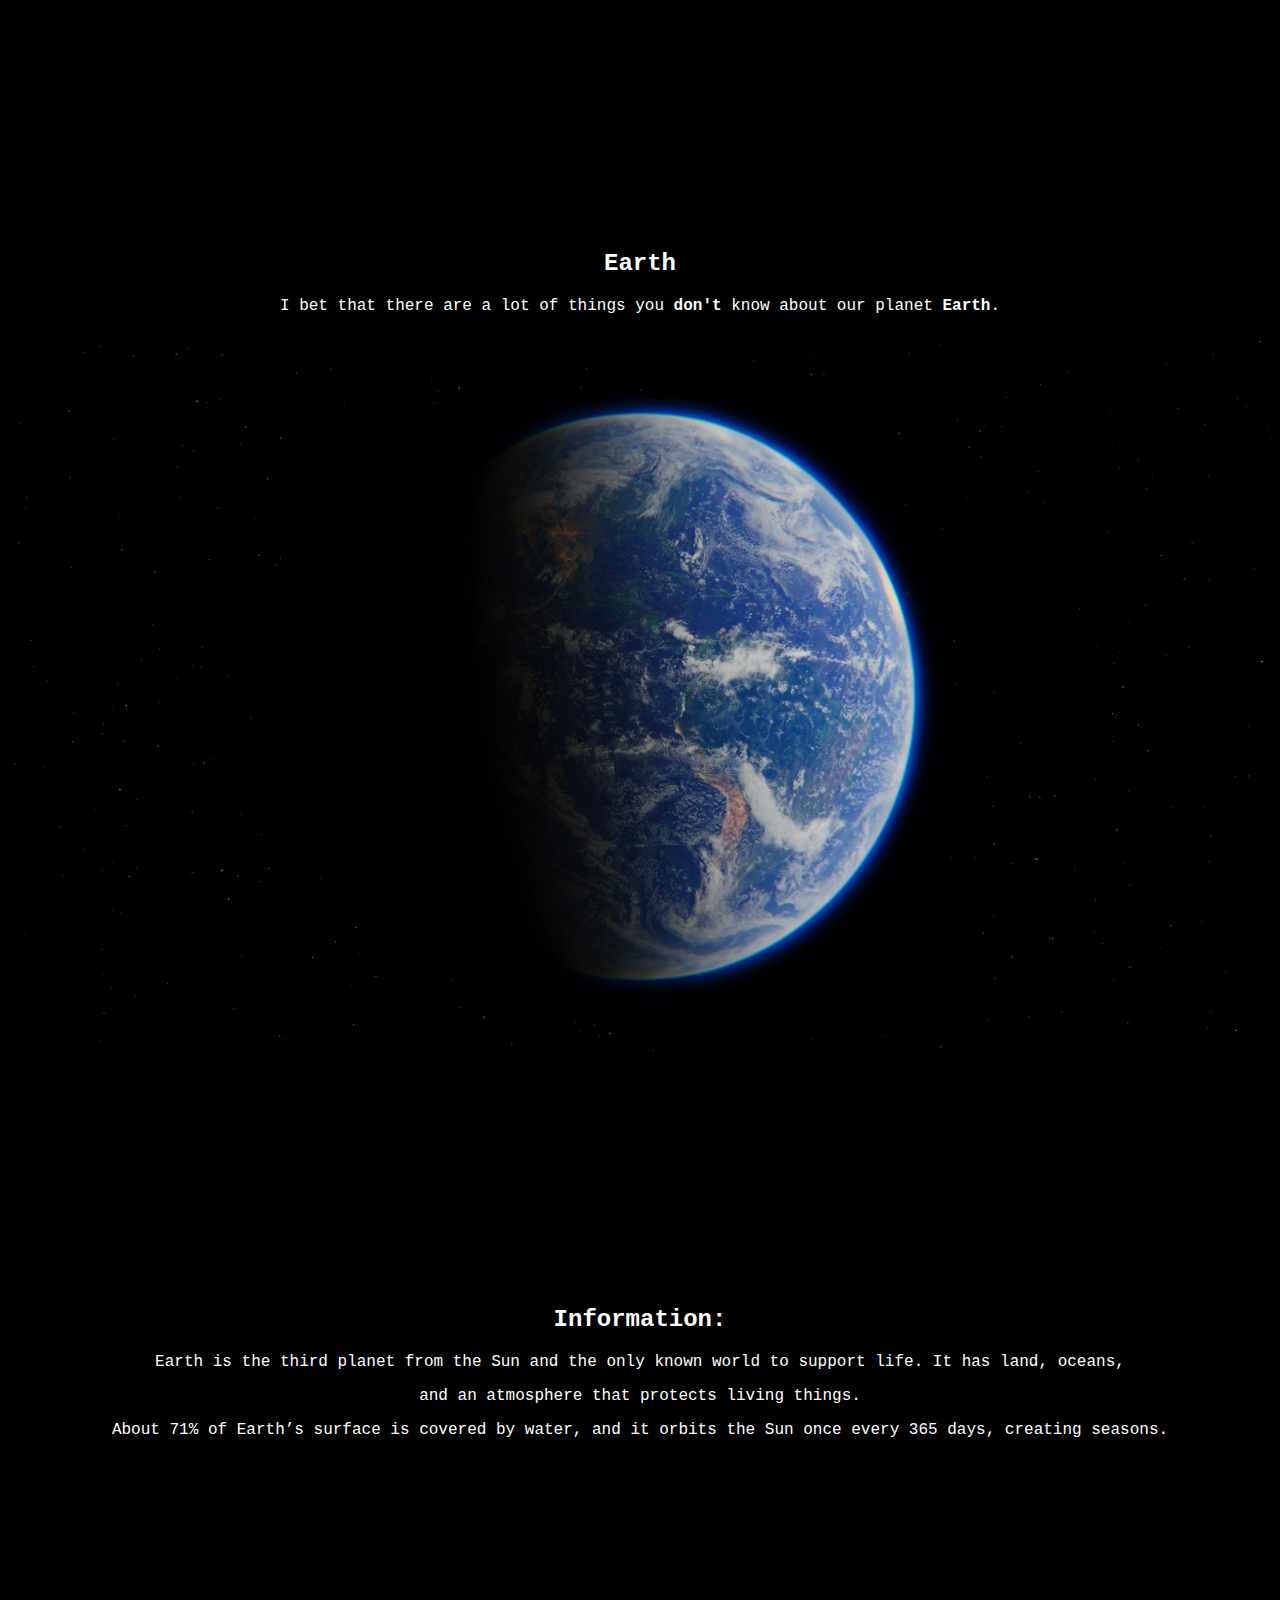
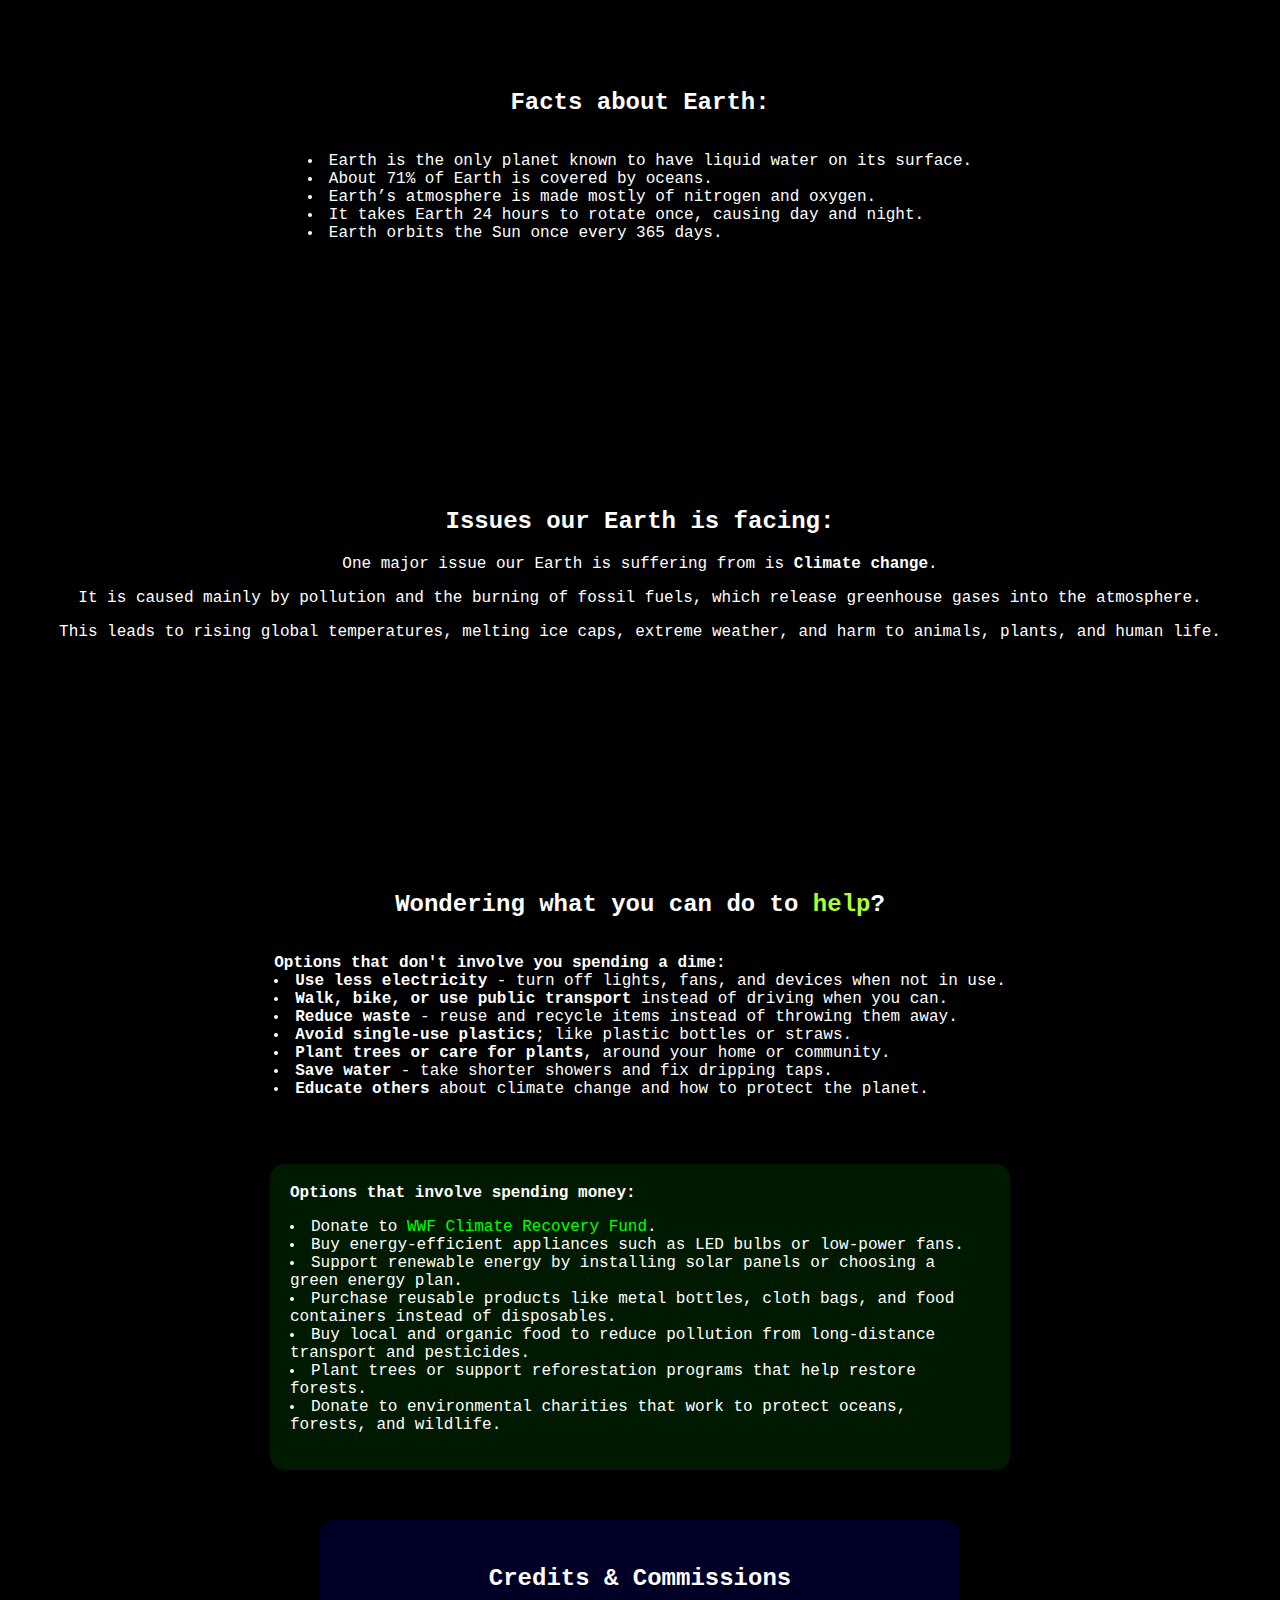
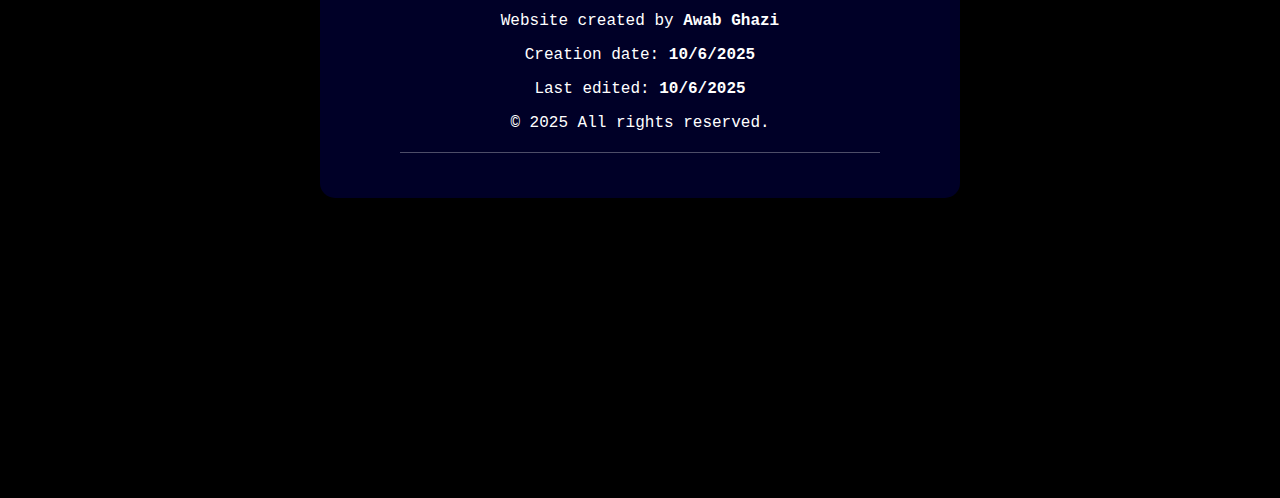
<file: index.html>
<!DOCTYPE html>
<html>

<head>
    <title>Our Earth</title>
    <link rel="stylesheet" href="styling.css">
    <link rel="icon" type="image/png" href="earthfavicon.png">
</head>

<body style="background-color: #000000;">

    <div class="box">
        <h2 id="h2earth">Earth</h2>
        <p>I bet that there are a lot of things you <strong>don't</strong> know about our planet <strong>Earth</strong>.</p>
    </div>

    <img src="earthimg2.jpg" alt="Image of earth" id="earthbackground">

    <div class="box">
        <h2>Information:</h2>
        <p>Earth is the third planet from the Sun and the only known world to support life. It has land, oceans,</p>
        <p>and an atmosphere that protects living things.</p>
        <p>About 71% of Earth’s surface is covered by water, and it orbits the Sun once every 365 days, creating seasons.</p>
    </div>

    <div class="box">
        <h2>Facts about Earth:</h2>
        <ul>
            <li>Earth is the only planet known to have liquid water on its surface.</li>
            <li>About 71% of Earth is covered by oceans.</li>
            <li>Earth’s atmosphere is made mostly of nitrogen and oxygen.</li>
            <li>It takes Earth 24 hours to rotate once, causing day and night.</li>
            <li>Earth orbits the Sun once every 365 days.</li>
        </ul>
    </div>

    <div class="box">
        <h2>Issues our <strong>Earth</strong> is facing:</h2>
        <p>One major issue our Earth is suffering from is <strong>Climate change</strong>.</p>
        <p>It is caused mainly by pollution and the burning of fossil fuels, which release greenhouse gases into the atmosphere.</p>
        <p>This leads to rising global temperatures, melting ice caps, extreme weather, and harm to animals, plants, and human life.</p>
    </div>

    <div class="box">
        <h2>Wondering what you can do to <strong id="helpword">help</strong>?</h2>
        <ul><strong>Options that don't involve you spending a dime:</strong>
            <li><strong>Use less electricity</strong> - turn off lights, fans, and devices when not in use.</li>
            <li><strong>Walk, bike, or use public transport</strong> instead of driving when you can.</li>
            <li><strong>Reduce waste</strong> - reuse and recycle items instead of throwing them away.</li>
            <li><strong>Avoid single-use plastics</strong>; like plastic bottles or straws.</li>
            <li><strong>Plant trees or care for plants</strong>, around your home or community.</li>
            <li><strong>Save water</strong> - take shorter showers and fix dripping taps.</li>
            <li><strong>Educate others</strong> about climate change and how to protect the planet.</li>
        </ul>
    </div>

    <div class="box" id="spend-options">
        <strong>Options that involve spending money:</strong>
        <ul>
            <li>Donate to <a href="https://support.wwf.org.uk/climate-recovery-fund" target="_blank">WWF Climate Recovery Fund</a>.</li>
            <li>Buy energy-efficient appliances such as LED bulbs or low-power fans.</li>
            <li>Support renewable energy by installing solar panels or choosing a green energy plan.</li>
            <li>Purchase reusable products like metal bottles, cloth bags, and food containers instead of disposables.</li>
            <li>Buy local and organic food to reduce pollution from long-distance transport and pesticides.</li>
            <li>Plant trees or support reforestation programs that help restore forests.</li>
            <li>Donate to environmental charities that work to protect oceans, forests, and wildlife.</li>
        </ul>
    </div>

    <div class="box" id="footer-info">
    <h2>Credits & Commissions</h2>
    <p>Website created by <strong>Awab Ghazi</strong></p>
    <p>Creation date: <strong>10/6/2025</strong></p>
    <p>Last edited: <strong>10/6/2025</strong></p>
    <p>© 2025 All rights reserved.</p>

    <hr style="border-color: rgba(255,255,255,0.3); width: 80%; margin: 20px auto;">

</div>


    <div class="box" id="divforscroll"></div>

</body>
</html>
</file>
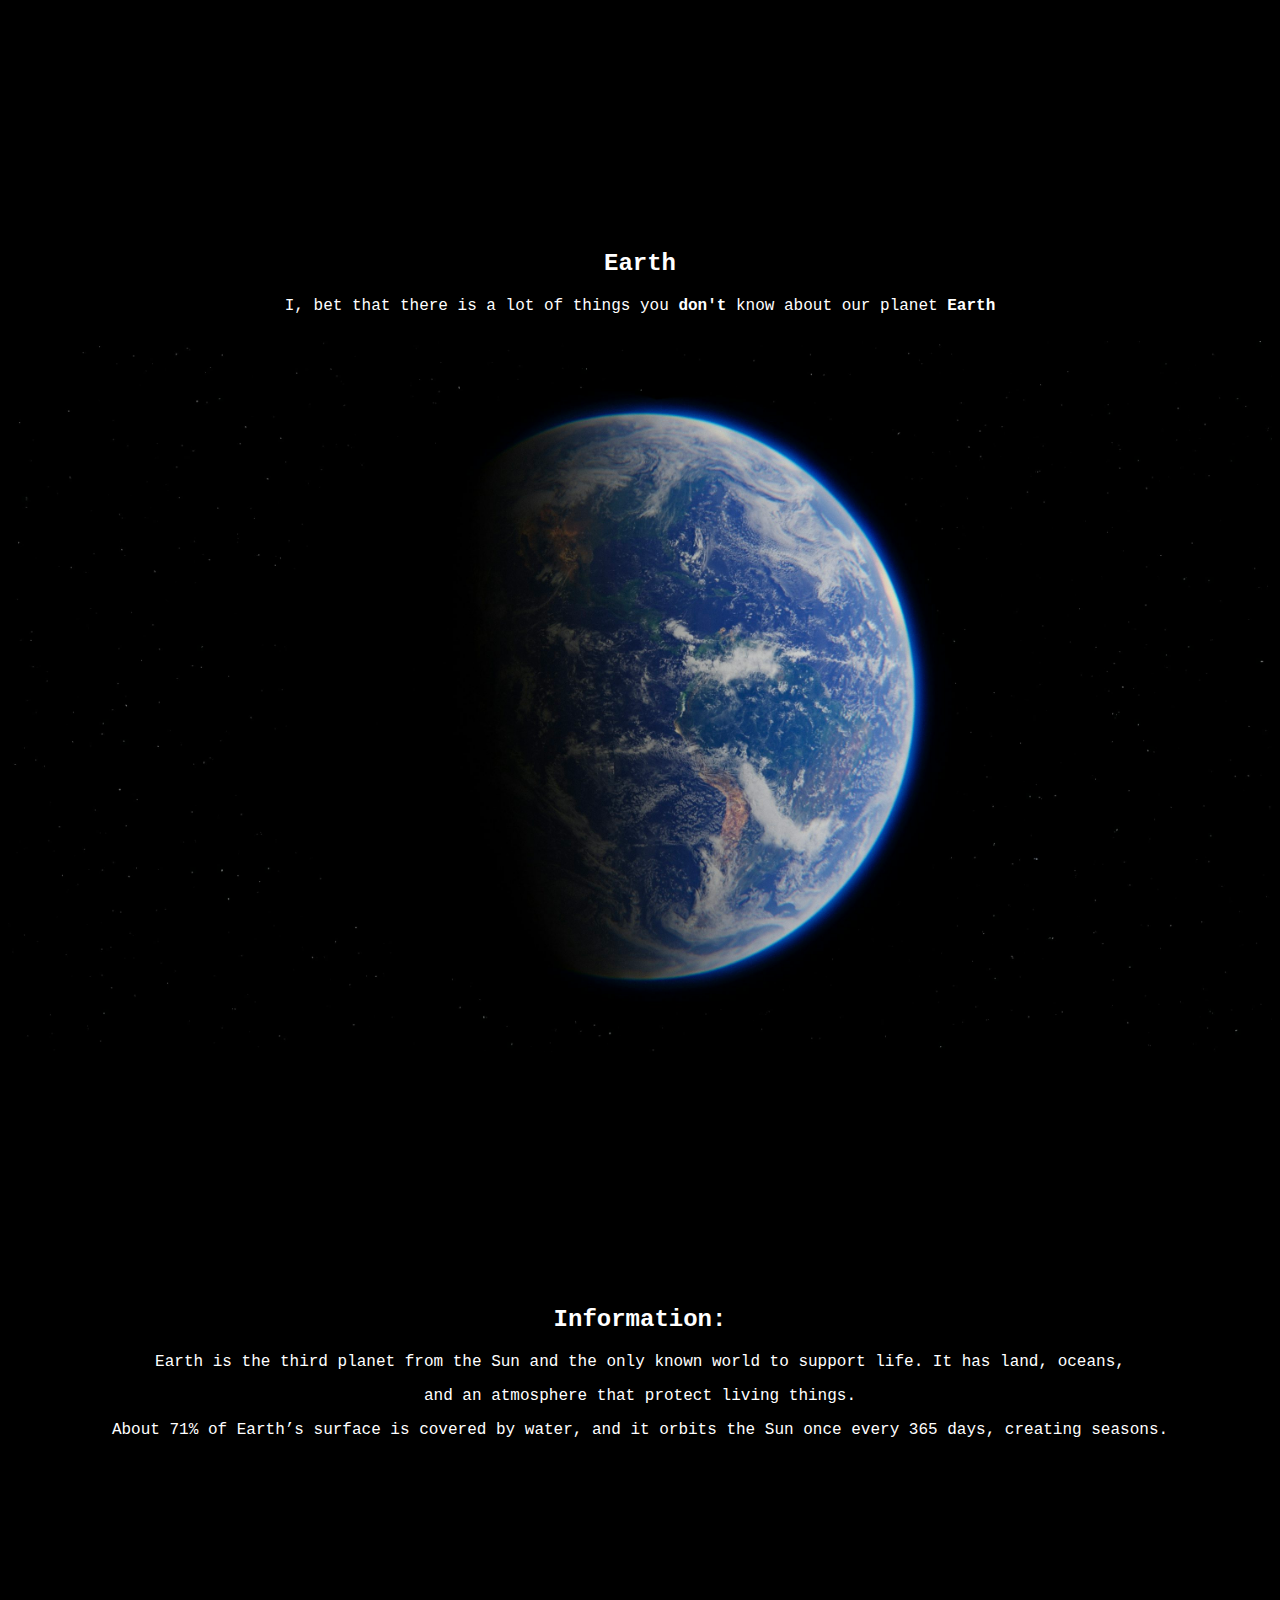
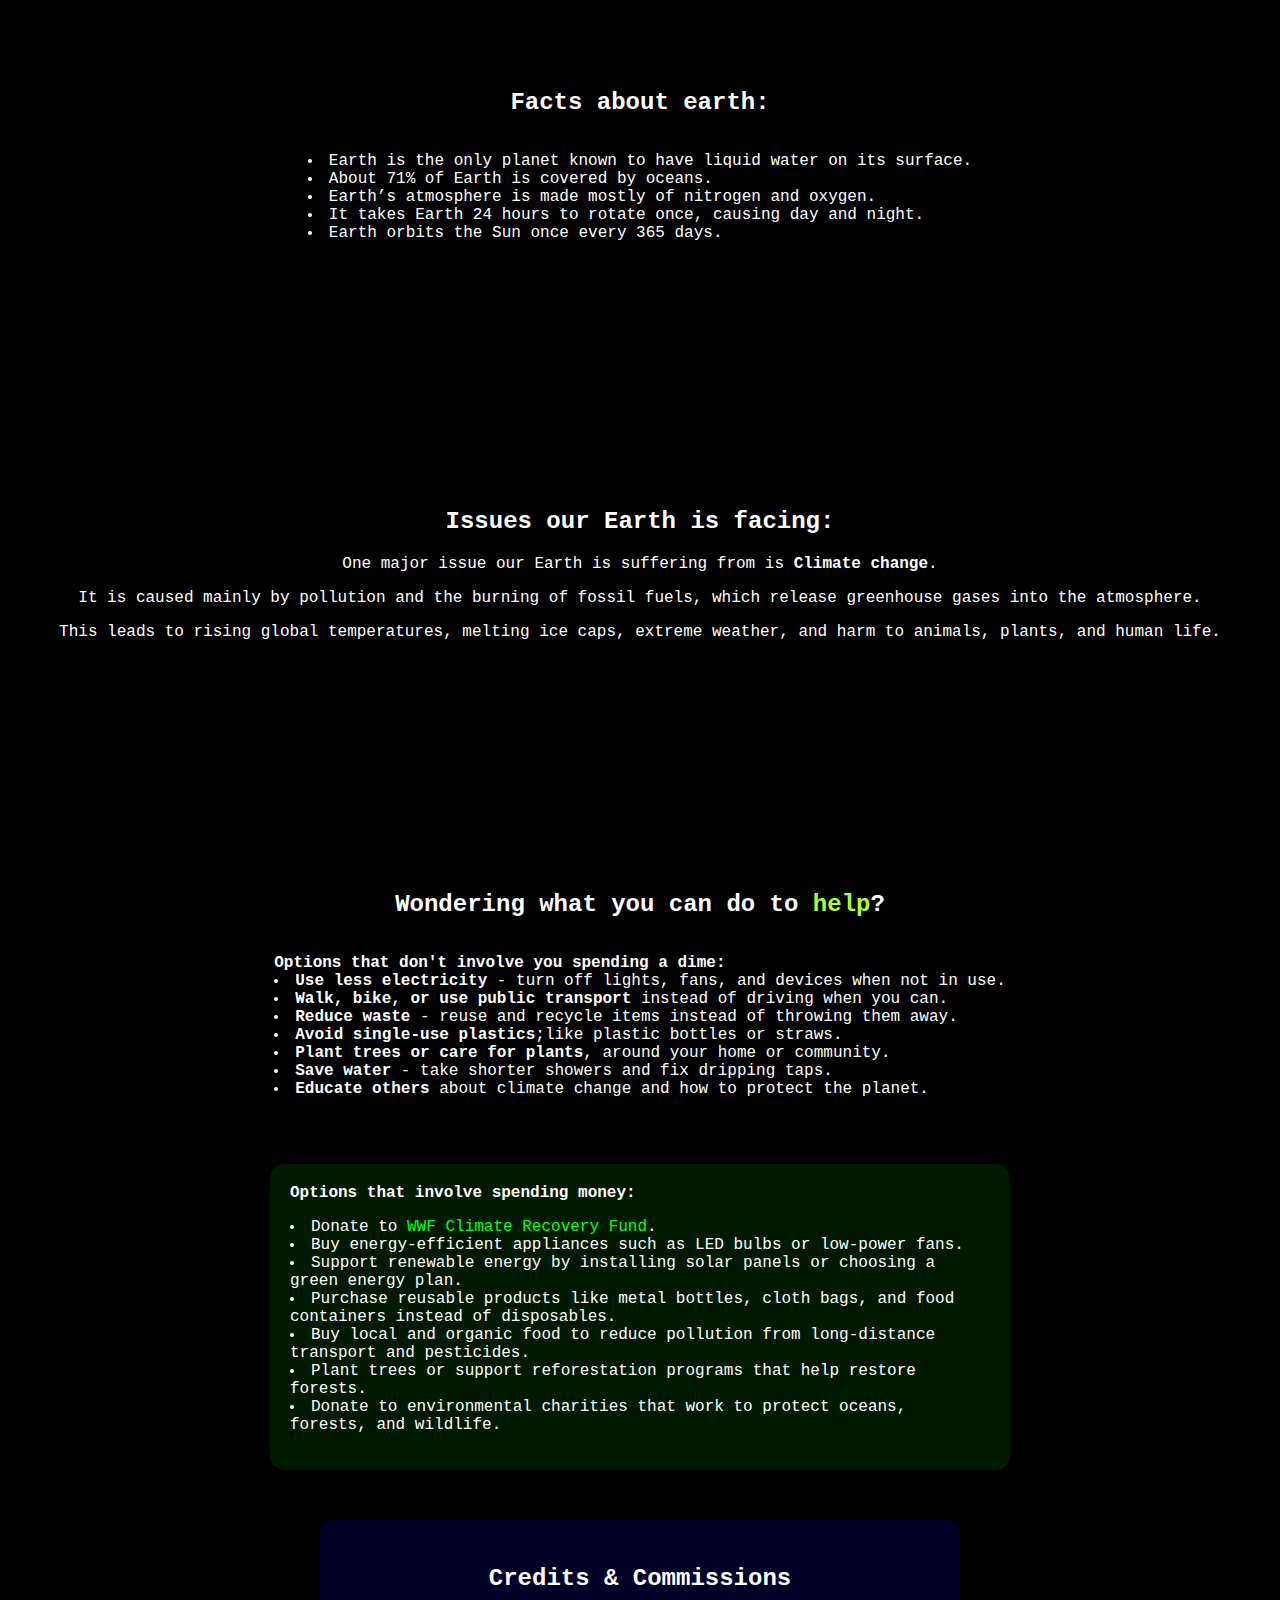
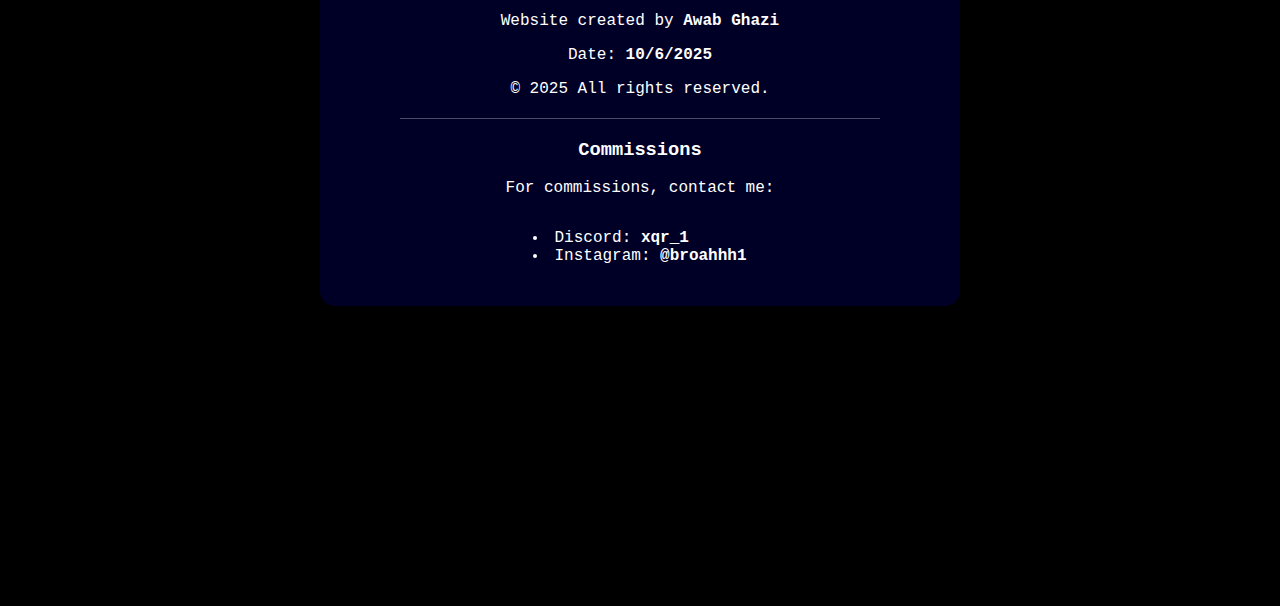
<file: yourhtmlcodename.html>
<!DOCTYPE html>
<html>

<head>
    <title>Our earth</title>
    <link rel="stylesheet" href="styling.css">
    <link rel="icon" type="Image/png" href="earthfavicon.png">
</head>

<body style="background-color: #000000;">
    


    <div class="box">
        <h2 id="h2earth">Earth</h2>
        <p>I, bet that there is a lot of things you <strong>don't</strong> know about our planet <strong>Earth</strong></p>
    </div>


    <img src="earthimg2.jpg" alt="Image of earth" id="earthbackground">

    
     <div class="box">
        <h2>Information:</h2>
        <p>Earth is the third planet from the Sun and the only known world to support life. It has land, oceans,</p>
        <p>and an atmosphere that protect living things.</p>
        <p>About 71% of Earth’s surface is covered by water, and it orbits the Sun once every 365 days, creating seasons.</p>
    </div>


    <div class="box">
        <h2>Facts about earth:</h2>
        <ul>
            <li>Earth is the only planet known to have liquid water on its surface.</li>
            <li>About 71% of Earth is covered by oceans.</li>
            <li>Earth’s atmosphere is made mostly of nitrogen and oxygen.</li>
            <li>It takes Earth 24 hours to rotate once, causing day and night.</li>
            <li>Earth orbits the Sun once every 365 days.</li>
        </ul>
    </div>
    
     <div class="box">
        <h2>Issues our <strong>Earth</strong> is facing:</h2>
        <p>One major issue our Earth is suffering from is <strong>Climate change</strong>.</p>
        <p>It is caused mainly by pollution and the burning of fossil fuels, which release greenhouse gases into the atmosphere.</p>
        <p>This leads to rising global temperatures, melting ice caps, extreme weather, and harm to animals, plants, and human life.</p>
    </div>


    <div class="box">
        <h2>Wondering what you can do to  <strong id="helpword">help</strong>?</h2>

        <ul> <strong>Options that don't involve you spending a dime:</strong>

            <li><strong>Use less electricity</strong> - turn off lights, fans, and devices when not in use.</li>
            <li><strong>Walk, bike, or use public transport</strong> instead of driving when you can.</li>
            <li><strong>Reduce waste</strong> - reuse and recycle items instead of throwing them away.</li>
            <li><strong>Avoid single-use plastics</strong>;like plastic bottles or straws.</li>
            <li><strong>Plant trees or care for plants</strong>, around your home or community.</li>
            <li><strong>Save water</strong> - take shorter showers and fix dripping taps.</li>
            <li><strong>Educate others</strong> about climate change and how to protect the planet.</li>
        </ul>

    </div>

   <div class="box" id="spend-options">
    <strong>Options that involve spending money:</strong>
        <ul>
            <li>Donate to <a href="https://support.wwf.org.uk/climate-recovery-fund" target="_blank">WWF Climate Recovery Fund</a>.</li>
            <li>Buy energy-efficient appliances such as LED bulbs or low-power fans.</li>
            <li>Support renewable energy by installing solar panels or choosing a green energy plan.</li>
            <li>Purchase reusable products like metal bottles, cloth bags, and food containers instead of disposables.</li>
            <li>Buy local and organic food to reduce pollution from long-distance transport and pesticides.</li>
            <li>Plant trees or support reforestation programs that help restore forests.</li>
            <li>Donate to environmental charities that work to protect oceans, forests, and wildlife.</li>
        </ul>
    </div>

    <div class="box" id="footer-info">
        <h2>Credits & Commissions</h2>
    
        <!-- Credits -->
        <p>Website created by <strong>Awab Ghazi</strong></p>
        <p>Date: <strong>10/6/2025</strong></p>
        <p>© 2025 All rights reserved.</p>

        <hr style="border-color: rgba(255,255,255,0.3); width: 80%; margin: 20px auto;">

        <!-- Commissions -->
        <h3>Commissions</h3>
        <p>For commissions, contact me:</p>
        <ul>
            <li>Discord: <strong>xqr_1</strong></li>
            <li>Instagram: <strong>@broahhh1</strong></li>
        </ul>
    </div>





    <div class="box" id="divforscroll">

    </div>
</body>

</html>
</file>
<file: styling.css>
.box {
  border-radius: 12px;
  font-family: 'Courier New', Courier, monospace;
  text-align: center;
  margin-top: 250px;
  color: rgb(255, 255, 255);
}

.box ul {
  list-style-position: inside; 
  padding-left: 0; 
  margin-left: 0; 
  display: inline-block; 
  text-align: left;
}

#h2earth {
    transition: transform 0.2s ease, background 0.3s ease;
}

#h2earth:hover {
    transform: scale(1.05);
}

#earthbackground {
    background-color: rgba(0, 0, 0, 0);
    background-position: center;
    width: 100%;
    height: 100%;
    margin-top: 10px;
    transition: transform 0.2s ease, background 0.3s ease;
}

#earthbackground:hover {
     transform: scale(1.05);
  background: rgba(255, 255, 255, 0.1);
}

#helpword {
    color: greenyellow;
}

#divforscroll {
    margin-top: 300px;
}


#spend-options {
    margin: 50px auto;      
    max-width: 700px;         
    padding: 20px;           
    background-color: rgba(0, 128, 0, 0.2);
    border-radius: 15px;      
    text-align: left;       
    color: #ffffff;     
    font-family: 'Courier New', Courier, monospace;
}


#spend-options ul {
    list-style-position: inside;
    padding-left: 0;
    margin-left: 0;
}


#spend-options a {
    color: #00ff00;           
    text-decoration: none;
}

#spend-options a:hover {
    text-decoration: underline;
    color: #aaffaa;          
}


#footer-info {
    text-align: center;
    background-color: rgba(0, 0, 128, 0.3); /* semi-transparent blue */
    color: #ffffff;
    padding: 25px 20px;
    margin: 50px auto 20px auto;
    border-radius: 15px;
    max-width: 600px;
    font-family: 'Courier New', Courier, monospace;
}

#footer-info ul {
    list-style-position: inside;
    padding-left: 0;
    margin-left: 0;
}

#footer-info hr {
    border: none;
    border-top: 1px solid rgba(255, 255, 255, 0.3);
}
</file>
